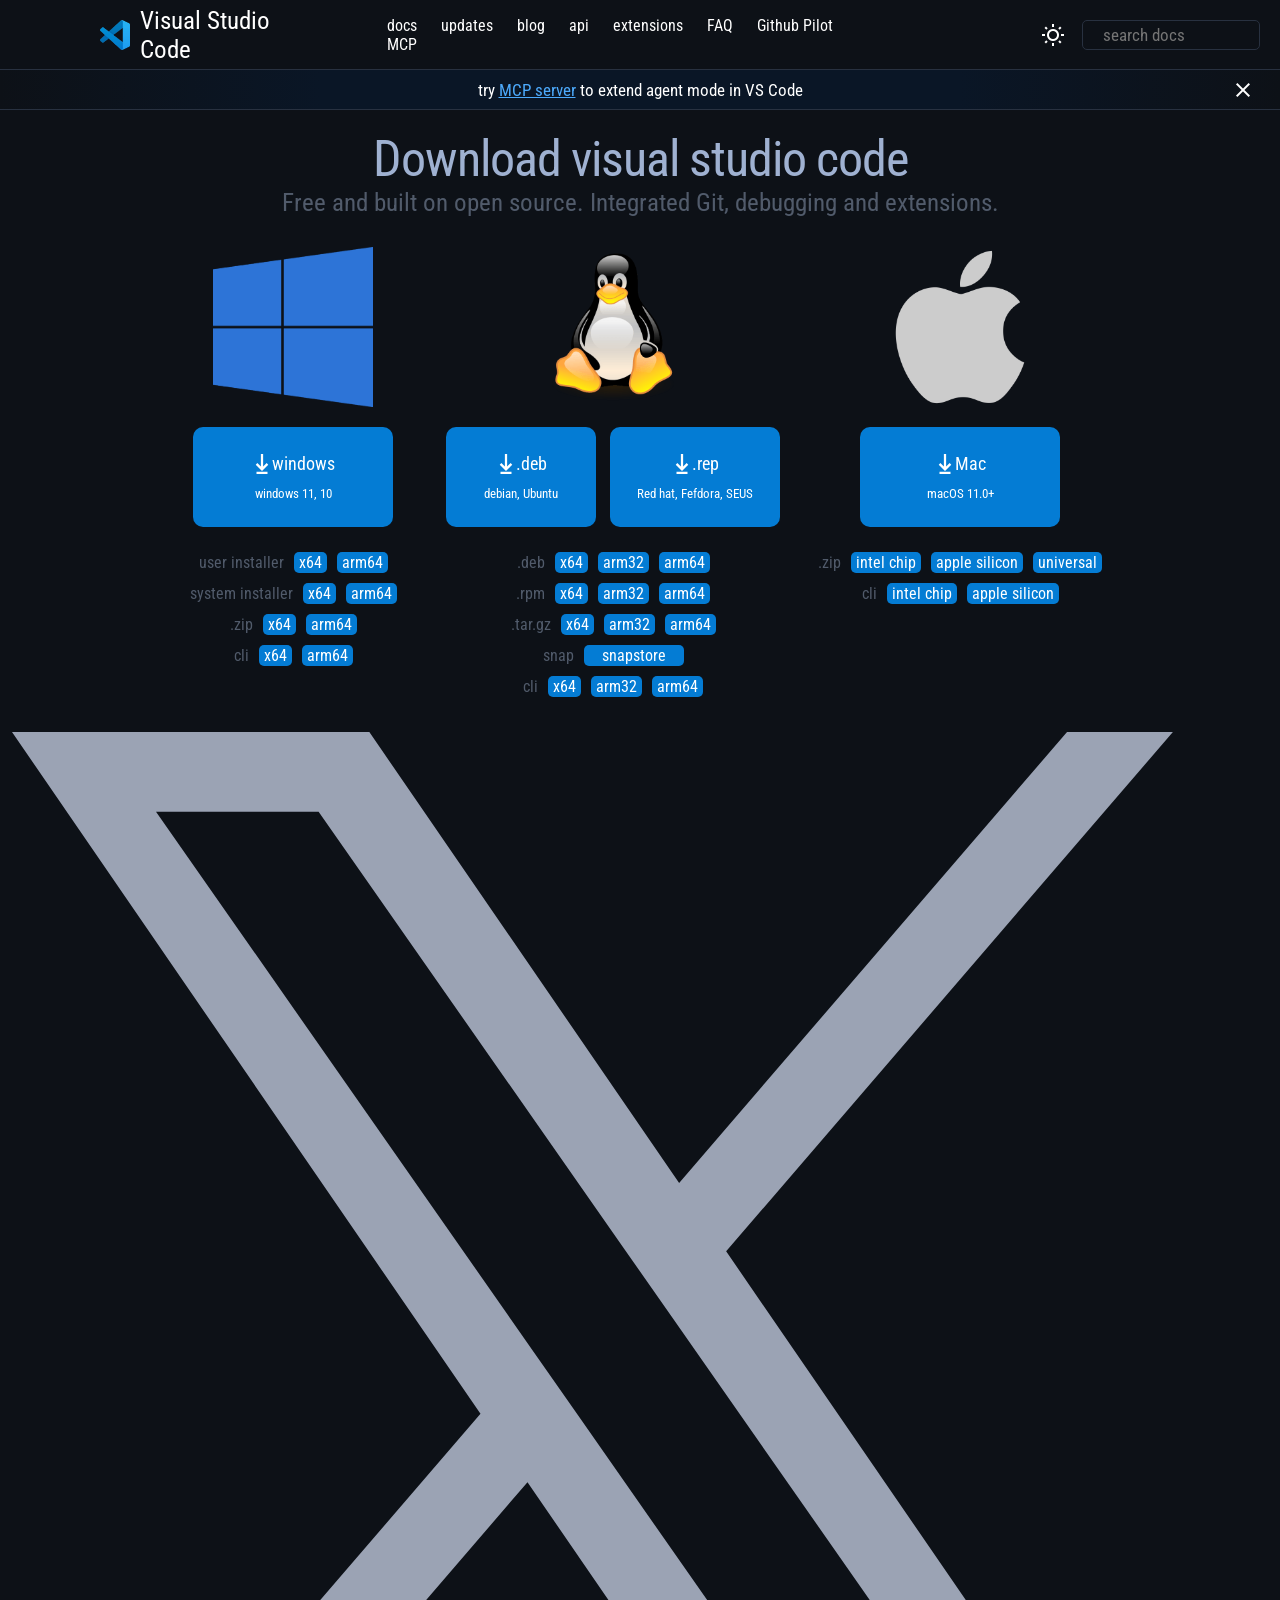
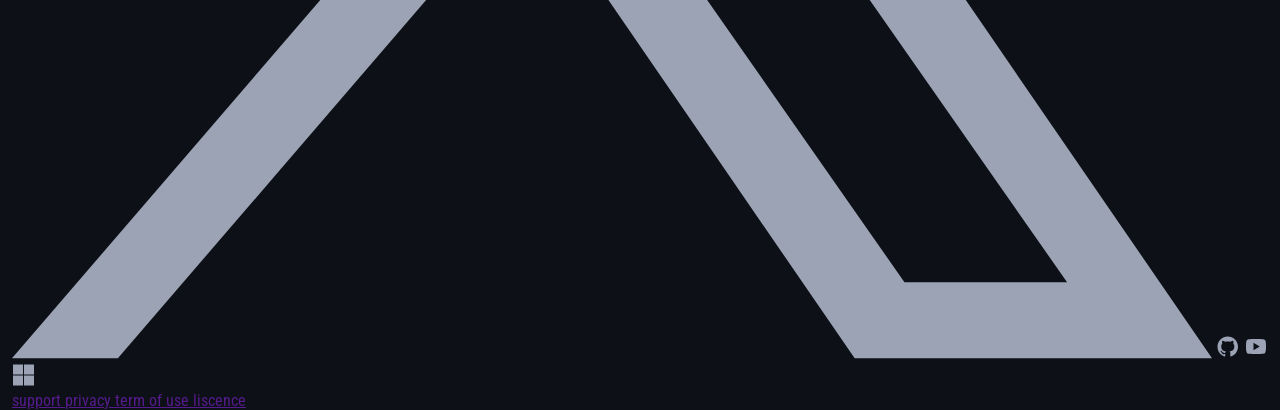
<file: download.html>
<!DOCTYPE html>
<html lang="en">

<head>
    <meta charset="UTF-8">
    <meta name="viewport" content="width=device-width, initial-scale=1.0">
    <title>Visual Studio Code</title>
    <link rel="shortcut icon" href="/assets/favicon (1).ico" type="image/x-icon">
    <link rel="stylesheet" href="/stylesheets/nav.css">
    <link rel="stylesheet" href="/stylesheets/main.css">
    <link rel="stylesheet" href="/stylesheets/major.css">
    <link rel="stylesheet" href="/stylesheets/minor.css">
    <link rel="stylesheet" href="/stylesheets/footer.css">
    <link rel="stylesheet" href="/stylesheets/free-banner.css">
    <link rel="stylesheet" href="/stylesheets/content.css">
    <link href="https://fonts.googleapis.com/css2?family=Roboto+Condensed:ital,wght@0,100..900;1,100..900&display=swap"
        rel="stylesheet">
    <link rel="stylesheet"
        href="https://fonts.googleapis.com/css2?family=Material+Symbols+Outlined:opsz,wght,FILL,GRAD@20..48,100..700,0..1,-50..200" />
    <link rel="stylesheet" href="/stylesheets/background.css">
    <style>
        .major-p {
            font-size: 050px;
            color: #9fb1d1;
            letter-spacing: -1px;
            margin-top: 20px;
        }

        .minor-p {
            font-size: 25px;
            color: #515b6b;
        }

        .download-section-img {
            height: 160px;
        }

        .download-sections {
            margin: 30px;
            width: 960px;
            display: flex;
            align-items: baseline;
            justify-content: space-evenly;
        }

        .download-section-download-button {
            height: 100px;
            width: 200px;
            background-color: #047cd4;
            border-radius: 10px;
            display: flex;
            align-items: center;
            flex-direction: column;
            align-items: center;
            justify-content: space-around;
            margin: 20px;
            padding: 20px;
            font-size: 18px;
        }

        .download-section {
            display: flex;
            flex-direction: column;
            align-items: center;
            color: white;

        }

        .download-section-download-button-download-button-icon {
            height: 20px;
        }

        .download-section-download-button-wrapper {
            display: flex;
            align-items: center;
            justify-content: space-around;
        }

        .distro-name {
            color: #515b6b;
        }

        .distro-line {
            display: flex;
            align-items: center;
            justify-content: center;
        }

        .distro-line * {
            margin: 5px;

        }

        .distro-ver-1 {
            background-color: #047cd4;
            border-radius: 5px;
            padding: 1px 5px 1px 5px;
        }

        .distro-ver-2 {
            background-color: #047cd4;
            border-radius: 5px;
            padding: 1px 5px 1px 5px;
        }

        .download-section-download-button-outer-wrapper {
            display: flex;
            align-items: center;
            justify-content: center;
        }

        .download-section-download-button-linux-2 {
            width: 170px;
            margin-left: 7px;
        }

        .download-section-download-button-linux-1 {
            margin-right: 7px;
            width: 150px;
        }

        .download-section-download-button-version-names {
            font-size: 13px;
        }

        .distro-ver-snap {
            width: 100px;
            display: flex;
            align-items: center;
            justify-content: center;
        }

        .download-section-img-apple {
            -webkit-filter: invert(.8);
        }
    </style>
</head>

<body>
    <div class="nav">
        <a class="main-logo" href="index.html">
            <img src="/assets/images-removebg-preview.png" alt="" class="main-logo-img">
            <p class="main-logo-lext">Visual Studio Code</p>
        </a>
        <ul class="list" type="none">
            <a href="">
                <li>docs</li>
            </a>
            <a href="">
                <li>updates</li>
            </a>
            <a href="">
                <li>blog</li>
            </a>
            <a href="">
                <li>api</li>
            </a>
            <a href="">
                <li>extensions</li>
            </a>
            <a href="">
                <li>FAQ</li>
            </a>
            <a href="">
                <li>Github Pilot</li>
            </a>
            <a href="">
                <li>MCP</li>
            </a>
        </ul>
        <span class="material-symbols-outlined sun-icon">
            wb_sunny
        </span>

        <input type="text" placeholder="search docs" class="nav-search-box">
    </div>
    <div class="nav-gap"></div>
    <div class="strip">
        <p>try <a href="*">MCP server</a> to extend agent mode in VS Code</p>
        <span class="material-symbols-outlined close-sign">
            close
        </span>
    </div>

    <!-- actual content -->

    <P class="major-p">Download visual studio code</P>
    <P class="minor-p">Free and built on open source. Integrated Git, debugging and extensions.</P>

    <div class="download-sections">
        <div class="download-section-windows download-section">
            <img src="/social-icons/windows-logo-big" class="download-section-img" alt="">
            <div class="download-section-download-button">
                <div class="download-section-download-button-wrapper">
                    <!-- icon -->
                    <img src="/social-icons/download-button-icon.svg" alt=""
                        class="download-section-download-button-download-button-icon">
                    <!-- download text -->
                    <p class="download-section-download-button-version">windows</p>
                </div>
                <!-- version names -->
                <p class="download-section-download-button-version-names">windows 11, 10</p>
            </div>
            <div class="download-section-diffrent-distros">
                <div class="distro-line">
                    <div class="distro-name">user installer</div>
                    <div class="distro-ver-1">x64</div>
                    <div class="distro-ver-2">arm64</div>
                </div>
                <div class="distro-line">
                    <div class="distro-name">system installer</div>
                    <div class="distro-ver-1">x64</div>
                    <div class="distro-ver-2">arm64</div>
                </div>
                <div class="distro-line">
                    <div class="distro-name">.zip</div>
                    <div class="distro-ver-1">x64</div>
                    <div class="distro-ver-2">arm64</div>
                </div>
                <div class="distro-line">
                    <div class="distro-name">cli</div>
                    <div class="distro-ver-1">x64</div>
                    <div class="distro-ver-2">arm64</div>
                </div>
            </div>
        </div>

        <!-- download interface for linux -->


        <div class="download-section-linux download-section">
            <img src="/social-icons/linux-logo-big" class="download-section-img" alt="">
            <div class="download-section-download-button-outer-wrapper">
                <div class="download-section-download-button download-section-download-button-linux-1">
                    <div class="download-section-download-button-wrapper">
                        <!-- icon -->
                        <img src="/social-icons/download-button-icon.svg" alt=""
                            class="download-section-download-button-download-button-icon">
                        <!-- download text -->
                        <p class="download-section-download-button-version">.deb</p>
                    </div>
                    <!-- version names -->
                    <p class="download-section-download-button-version-names">debian, Ubuntu</p>
                </div>
                <div class="download-section-download-button download-section-download-button-linux-2">
                    <div class="download-section-download-button-wrapper">
                        <!-- icon -->
                        <img src="/social-icons/download-button-icon.svg" alt=""
                            class="download-section-download-button-download-button-icon">
                        <!-- download text -->
                        <p class="download-section-download-button-version">.rep</p>
                    </div>
                    <!-- version names -->
                    <p class="download-section-download-button-version-names">Red hat, Fefdora, SEUS</p>
                </div>
            </div>
            <div class="download-section-diffrent-distros">
                <div class="distro-line">
                    <div class="distro-name">.deb</div>
                    <div class="distro-ver-1">x64</div>
                    <div class="distro-ver-1">arm32</div>
                    <div class="distro-ver-2">arm64</div>
                </div>
                <div class="distro-line">
                    <div class="distro-name">.rpm</div>
                    <div class="distro-ver-1">x64</div>
                    <div class="distro-ver-1">arm32</div>
                    <div class="distro-ver-2">arm64</div>
                </div>
                <div class="distro-line">
                    <div class="distro-name">.tar.gz</div>
                    <div class="distro-ver-1">x64</div>
                    <div class="distro-ver-1">arm32</div>
                    <div class="distro-ver-2">arm64</div>
                </div>
                <div class="distro-line">
                    <div class="distro-name">snap</div>
                    <div class="distro-ver-1 distro-ver-snap">snapstore</div>
                </div>
                <div class="distro-line">
                    <div class="distro-name">cli</div>
                    <div class="distro-ver-1">x64</div>
                    <div class="distro-ver-1">arm32</div>
                    <div class="distro-ver-2">arm64</div>
                </div>
            </div>
        </div>


        <!-- download interface for mac -->


        <div class="download-section-mac download-section">
            <img src="social-icons\png-apple-logo-9711.png" class="download-section-img download-section-img-apple"
                alt="">
            <div class="download-section-download-button">
                <div class="download-section-download-button-wrapper">
                    <!-- icon -->
                    <img src="/social-icons/download-button-icon.svg" alt=""
                        class="download-section-download-button-download-button-icon">
                    <!-- download text -->
                    <p class="download-section-download-button-version">Mac</p>
                </div>
                <!-- version names -->
                <p class="download-section-download-button-version-names">macOS 11.0+</p>
            </div>
            <div class="download-section-diffrent-distros">
                <div class="distro-line">
                    <div class="distro-name">.zip</div>
                    <div class="distro-ver-1">intel chip</div>
                    <div class="distro-ver-1">apple silicon</div>
                    <div class="distro-ver-2">universal</div>
                </div>
                <div class="distro-line">
                    <div class="distro-name">cli</div>
                    <div class="distro-ver-1">intel chip</div>
                    <div class="distro-ver-1">apple silicon</div>
                </div>
            </div>
        </div>
    </div>

    <!-- end of content -->

    <div class="footer">
        <div class="footer-icons-img-wrapper">
            <div class="footer-icons-left">
                <img src="/social-icons/x-icon.svg" alt="" class="footer-icons-img">
                <img src="/social-icons/github-icon.svg" alt="" class="footer-icons-img">
                <img src="/social-icons/youtube-icon.svg" alt="" class="footer-icons-img">
            </div>
            <div class="footer-icons-right">
                <img src="/social-icons/microsoft.svg" alt="" class="footer-icons-img">
            </div>
        </div>
        <div class="footer-links">
            <a href="" class="footer-links-a">
                support
            </a>
            <a href="" class="footer-links-a">
                privacy
            </a>
            <a href="" class="footer-links-a">
                term of use
            </a>
            <a href="" class="footer-links-a">
                liscence
            </a>
        </div>
    </div>
</body>

</html>
</file>
<file: stylesheets/nav.css>
.nav {
    background-color: #0d1117;
    display: flex;
    align-items: center;
    padding: 20px;
    position: fixed;
    z-index: 10;
    width: 100vw;
    border-bottom: 1px solid #283140;
}

.main-logo-img {
    height: 30px;
    margin: 0px 10px 0px 10px;
}

.nav ul a {
    display: inline-block;
    width: max-content;
    color: white;
    text-decoration: none;
    margin: 0px 10px 0px 10px;
}

.nav ul {
    margin-left: 50px;
}

.main-logo {
    height: 30px;
    display: flex;
    align-items: center;
    color: white;
    font-size: 25px;
    padding: 10px;
    justify-content: space-around;
    margin-left: 60px;
    text-decoration: none;
}

.sun-icon {
    color: white;
    font-size: 20px;
    margin-left: 160px;
    padding: 7px;
}

.sun-icon:hover {
    background-color: #19212c;
    cursor: pointer;

    border-radius: 3px;
}

.nav {
    box-sizing: border-box;
    height: 70px;
}

.nav-search-box {
    width: 178px;
    height: 30px;
    border: none;
    text-align: left;
    padding-left: 20px;
    font-size: 17px;
    border-radius: 5px;
    margin-left: 10px;
    background: #0d1117;
    border: 1px solid #283140;
}

.nav-download-button {
    height: 30px;
    margin: 12px;
    border: none;
    border-radius: 5px;
    width: 100px;
    font-size: 17px;
    background: #0078d4;
    color: white;
    font-weight: bolder;
}

.strip {
    background-image: linear-gradient(90deg, #0d1117, #0a1626, #0a1626, #0a1626, #0d1117);
    height: 40px;
    width: 100vw;

    border-bottom: 1px solid #283140;
    display: flex;
    align-items: center;
    position: relative;
}


.strip p {
    color: white;
    width: max-content;
    display: block;
    margin: auto;
    font-size: 17px;
}

.strip a {
    color: #4daafc;
}


.close-sign {
    color: white;
    right: 20px;
    position: absolute;
    color: white;
    font-size: 20px;
    margin-left: 160px;
    padding: 5px;
}

.close-sign:hover {
    background-color: #19212c;
    cursor: pointer;

    border-radius: 3px;
}


.nav-gap {
    height: 70px;
    width: 100vw;
    display: block;
}
</file>
<file: stylesheets/main.css>
* {
    margin: 0px;
    padding: 0px;
    scrollbar-width: none;
    box-sizing: border-box;
    font-family: "Roboto Condensed", sans-serif;
}

body {
    background-color: #0d1117;
    display: flex;
    flex-direction: column;
    align-items: center;
}
</file>
<file: stylesheets/major.css>
.major {
    height: 200vh;
    width: 100vw;
    background-image: linear-gradient(180deg, rgba(255, 255, 255, 0) 0%, #0d1117 40%, #0d1117 100%);
    position: absolute;
    top: 440px;
}

.major-before {
    height: 570px;
    width: 100vw;
    position: absolute;
    top: 70px;
    color: white;
    display: flex;
    flex-direction: column;
    align-items: center;
}


.major-before-text {
    text-align: center;
    font-size: 87px;
    width: 776px;
    font-weight: 900;
    margin: 70px 0px 0px 0px;
    color: #e6eefa;
}



.download-blur {
    height: 170px;
    width: 440px;
    background-color: rgba(255, 255, 255, 0.05);
    display: flex;
    flex-direction: column;
    align-items: center;
    justify-content: space-between;
    padding: 20px;
    backdrop-filter: blur(10px);
    border-radius: 20px;
}



.download-blur-download-button img {
    height: 40px;
    -webkit-filter: invert(.85);
    margin: 10px;
}

.download-blur-download-button {
    width: max-content;
    height: 50px;
    display: flex;
    align-items: center;
    padding: 05px 20px 05px 20px;
    background-color: white;
    border-radius: 15px;
    color: #0d1117;
    text-decoration: none;

}

.download-blur-download-button-text {
    font-size: 20px;
    font-weight: 700;

}

.download-blur-download-text-1 {
    font-size: 15px;
}

.download-blur-download-text-2 {
    font-size: 12px;
}


.download-blur-download-text-1 a,
.download-blur-download-text-2 a {
    color: white;
}


.main-major-video {
    width: 75vw;
    margin-top: 200px;
    border-radius: 15px;
}
</file>
<file: stylesheets/minor.css>
.major {
    display: flex;
    flex-direction: column;
    align-items: center;

}

.minor-wrapper {
    display: block;
    width: 1450px;
    margin: auto;
    display: flex;
    align-items: center;
    position: relative;
    justify-content: space-evenly;
    z-index: 8;
    margin-top: -100px;
}


.minor {


    height: 370px;
    width: 420px;
    border: 1px solid #283140;
    border-radius: 20px;
    color: #e6eefa;
    padding: 20px;
    background-color: rgba(255, 255, 255, 0.04);
}


.minor-p-head {
    font-size: 20px;
    font-weight: 700;
    margin: 10px 0px 10px 0px;
}


.minor-img-desc {
    height: 200px;
    margin-top: 40px;
}
</file>
<file: stylesheets/footer.css>
.footer {
    height: 500px;
    display: block;
}
</file>
<file: stylesheets/free-banner.css>
.free-banner {
    height: 177px;
    width: 1351px;
    border: 1px solid #283140;
    border-radius: 20px;
    margin-top: 100px;
    background-image: url('/assets/copilot-free-banner-bg-dark.webp');
    background-size: contain;
    display: flex;
    align-items: center;
    justify-content: space-around;
    color: white;
    margin-bottom: 100px;
}


.free-banner-content-p-1 {
    font-size: 30px;
}

.free-banner-content-p-2 {
    font-size: 20px;
}

.free-banner-content-button {
    border: 1px solid #676a6d;
    border-radius: 10px;
    height: 40px;
    width: 96px;
    font-size: 19px;
    font-weight: 700;
    margin: 20px 0px 0px 0px;
    background-color: #25292e;
    color: #e6eefa;
}
</file>
<file: stylesheets/content.css>
.content-section-1-head {
    font-size: 35px;
    color: #c3d0e5;
    font-weight: 900;
}

.content-section-1-desc {
    width: 450px;
    color: #9fb1d1;
    font-size: 20px;
}

.content-section-1-link {
    color: #4daafc;
    font-size: 20px;
}

.content-section-1 {
    height: 270px;
    display: flex;
    flex-direction: column;
    align-items: baseline;
    justify-content: space-evenly;
}

.content {
    width: 1350px;
    color: white;
    display: flex;
    align-items: center;
    justify-content: space-around;
    margin: 50px;
}


.content-section-2 {
    width: 750px;
}

.content-section-2 img {
    width: 100%;
}
</file>
<file: stylesheets/background.css>
.background-img {
    width: 100vw;
    height: 100vw;
    position: relative;
}

.background-img-video {
    width: 100%;
    height: 1000px;
    object-fit: cover;
    filter: hue-rotate(60deg);
}

body {
    position: relative;
}
</file>
